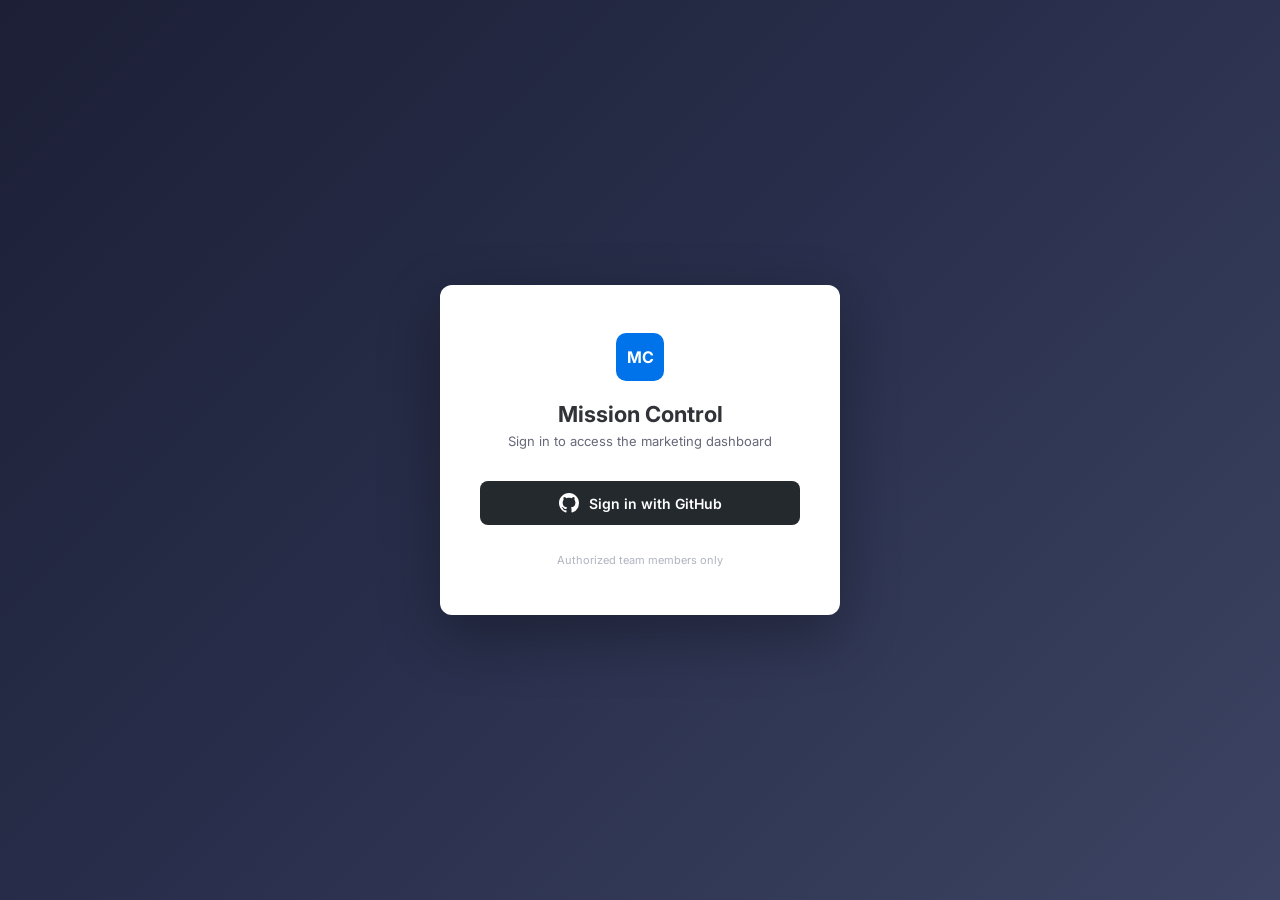
<file: static/login.html>
<!DOCTYPE html>
<html lang="en">
<head>
    <meta charset="UTF-8">
    <meta name="viewport" content="width=device-width, initial-scale=1.0">
    <title>Login — Mission Control</title>
    <link rel="preconnect" href="https://fonts.googleapis.com">
    <link rel="preconnect" href="https://fonts.gstatic.com" crossorigin>
    <link href="https://fonts.googleapis.com/css2?family=Inter:wght@300;400;500;600;700&display=swap" rel="stylesheet">
    <link rel="icon" href="data:image/svg+xml,<svg xmlns='http://www.w3.org/2000/svg' viewBox='0 0 32 32'><rect width='32' height='32' rx='4' fill='%230073EA'/><text x='16' y='22' font-family='Inter,sans-serif' font-size='14' font-weight='700' fill='white' text-anchor='middle'>MC</text></svg>">
    <style>
        * { margin: 0; padding: 0; box-sizing: border-box; }
        body {
            font-family: 'Inter', -apple-system, BlinkMacSystemFont, sans-serif;
            min-height: 100vh;
            display: flex;
            align-items: center;
            justify-content: center;
            background: linear-gradient(135deg, #1C1F35 0%, #292F4C 50%, #3D4463 100%);
        }
        .login-card {
            background: white;
            border-radius: 12px;
            padding: 48px 40px;
            width: 100%;
            max-width: 400px;
            box-shadow: 0 20px 60px rgba(0, 0, 0, 0.3);
            text-align: center;
        }
        .logo {
            width: 48px;
            height: 48px;
            background: #0073EA;
            border-radius: 10px;
            display: inline-flex;
            align-items: center;
            justify-content: center;
            margin-bottom: 20px;
        }
        .logo span {
            font-size: 16px;
            font-weight: 700;
            color: white;
        }
        h1 {
            font-size: 22px;
            font-weight: 700;
            color: #323338;
            margin-bottom: 6px;
        }
        .subtitle {
            font-size: 13px;
            color: #676879;
            margin-bottom: 32px;
        }
        .github-btn {
            display: inline-flex;
            align-items: center;
            gap: 10px;
            background: #24292e;
            color: white;
            border: none;
            border-radius: 8px;
            padding: 12px 28px;
            font-size: 14px;
            font-weight: 600;
            font-family: inherit;
            cursor: pointer;
            text-decoration: none;
            transition: background 0.15s;
            width: 100%;
            justify-content: center;
        }
        .github-btn:hover { background: #1a1e22; }
        .github-btn svg { width: 20px; height: 20px; }
        .error-msg {
            background: #FFF0F0;
            border: 1px solid #FFD4D4;
            color: #C4314B;
            font-size: 13px;
            padding: 10px 14px;
            border-radius: 6px;
            margin-bottom: 20px;
            display: none;
        }
        .footer {
            margin-top: 28px;
            font-size: 11px;
            color: #B0B4C0;
        }
    </style>
</head>
<body>
    <div class="login-card">
        <div class="logo"><span>MC</span></div>
        <h1>Mission Control</h1>
        <p class="subtitle">Sign in to access the marketing dashboard</p>

        <div class="error-msg" id="error-msg"></div>

        <a href="/auth/login" class="github-btn">
            <svg viewBox="0 0 24 24" fill="currentColor">
                <path d="M12 0C5.37 0 0 5.37 0 12c0 5.31 3.435 9.795 8.205 11.385.6.105.825-.255.825-.57 0-.285-.015-1.23-.015-2.235-3.015.555-3.795-.735-4.035-1.41-.135-.345-.72-1.41-1.23-1.695-.42-.225-1.02-.78-.015-.795.945-.015 1.62.87 1.845 1.23 1.08 1.815 2.805 1.305 3.495.99.105-.78.42-1.305.765-1.605-2.67-.3-5.46-1.335-5.46-5.925 0-1.305.465-2.385 1.23-3.225-.12-.3-.54-1.53.12-3.18 0 0 1.005-.315 3.3 1.23.96-.27 1.98-.405 3-.405s2.04.135 3 .405c2.295-1.56 3.3-1.23 3.3-1.23.66 1.65.24 2.88.12 3.18.765.84 1.23 1.905 1.23 3.225 0 4.605-2.805 5.625-5.475 5.925.435.375.81 1.095.81 2.22 0 1.605-.015 2.895-.015 3.3 0 .315.225.69.825.57A12.02 12.02 0 0024 12c0-6.63-5.37-12-12-12z"/>
            </svg>
            Sign in with GitHub
        </a>

        <p class="footer">Authorized team members only</p>
    </div>

    <script>
        const params = new URLSearchParams(window.location.search);
        const error = params.get('error');
        if (error) {
            const el = document.getElementById('error-msg');
            const msgs = {
                not_allowed: 'Your GitHub account is not authorized. Contact your admin.',
                token_failed: 'GitHub authentication failed. Please try again.',
                user_failed: 'Could not retrieve your GitHub profile. Please try again.',
                no_code: 'Authentication was cancelled. Please try again.',
                no_token: 'GitHub did not return an access token. Please try again.',
            };
            el.textContent = msgs[error] || 'Login failed. Please try again.';
            el.style.display = 'block';
        }
    </script>
</body>
</html>
</file>
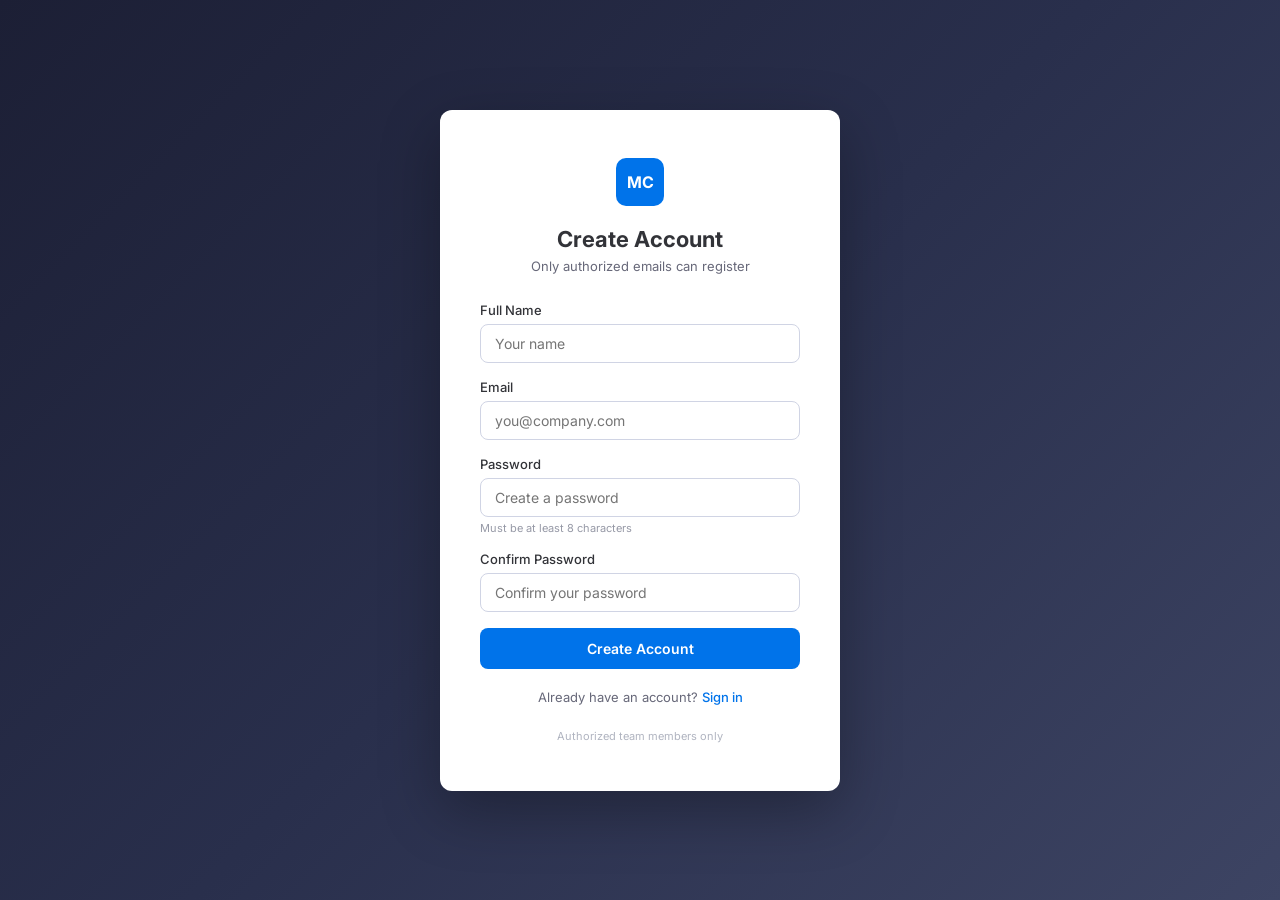
<file: static/register.html>
<!DOCTYPE html>
<html lang="en">
<head>
    <meta charset="UTF-8">
    <meta name="viewport" content="width=device-width, initial-scale=1.0">
    <title>Create Account — Mission Control</title>
    <link rel="preconnect" href="https://fonts.googleapis.com">
    <link rel="preconnect" href="https://fonts.gstatic.com" crossorigin>
    <link href="https://fonts.googleapis.com/css2?family=Inter:wght@300;400;500;600;700&display=swap" rel="stylesheet">
    <link rel="icon" href="data:image/svg+xml,<svg xmlns='http://www.w3.org/2000/svg' viewBox='0 0 32 32'><rect width='32' height='32' rx='4' fill='%230073EA'/><text x='16' y='22' font-family='Inter,sans-serif' font-size='14' font-weight='700' fill='white' text-anchor='middle'>MC</text></svg>">
    <style>
        * { margin: 0; padding: 0; box-sizing: border-box; }
        body {
            font-family: 'Inter', -apple-system, BlinkMacSystemFont, sans-serif;
            min-height: 100vh;
            display: flex;
            align-items: center;
            justify-content: center;
            background: linear-gradient(135deg, #1C1F35 0%, #292F4C 50%, #3D4463 100%);
        }
        .login-card {
            background: white;
            border-radius: 12px;
            padding: 48px 40px;
            width: 100%;
            max-width: 400px;
            box-shadow: 0 20px 60px rgba(0, 0, 0, 0.3);
            text-align: center;
        }
        .logo {
            width: 48px;
            height: 48px;
            background: #0073EA;
            border-radius: 10px;
            display: inline-flex;
            align-items: center;
            justify-content: center;
            margin-bottom: 20px;
        }
        .logo span {
            font-size: 16px;
            font-weight: 700;
            color: white;
        }
        h1 {
            font-size: 22px;
            font-weight: 700;
            color: #323338;
            margin-bottom: 6px;
        }
        .subtitle {
            font-size: 13px;
            color: #676879;
            margin-bottom: 28px;
        }
        .form-group {
            text-align: left;
            margin-bottom: 16px;
        }
        .form-group label {
            display: block;
            font-size: 13px;
            font-weight: 500;
            color: #323338;
            margin-bottom: 6px;
        }
        .form-group input {
            width: 100%;
            padding: 10px 14px;
            border: 1px solid #D0D4E4;
            border-radius: 8px;
            font-size: 14px;
            font-family: inherit;
            color: #323338;
            transition: border-color 0.15s;
        }
        .form-group input:focus {
            outline: none;
            border-color: #0073EA;
            box-shadow: 0 0 0 3px rgba(0, 115, 234, 0.1);
        }
        .register-btn {
            display: flex;
            align-items: center;
            gap: 10px;
            background: #0073EA;
            color: white;
            border: none;
            border-radius: 8px;
            padding: 12px 28px;
            font-size: 14px;
            font-weight: 600;
            font-family: inherit;
            cursor: pointer;
            width: 100%;
            justify-content: center;
            transition: background 0.15s;
            margin-top: 4px;
        }
        .register-btn:hover { background: #0060C2; }
        .register-btn:disabled { background: #B0B4C0; cursor: not-allowed; }
        .error-msg {
            background: #FFF0F0;
            border: 1px solid #FFD4D4;
            color: #C4314B;
            font-size: 13px;
            padding: 10px 14px;
            border-radius: 6px;
            margin-bottom: 20px;
            display: none;
        }
        .success-msg {
            background: #F0FFF4;
            border: 1px solid #C6F6D5;
            color: #276749;
            font-size: 13px;
            padding: 10px 14px;
            border-radius: 6px;
            margin-bottom: 20px;
            display: none;
        }
        .login-link {
            margin-top: 20px;
            font-size: 13px;
            color: #676879;
        }
        .login-link a {
            color: #0073EA;
            text-decoration: none;
            font-weight: 500;
        }
        .login-link a:hover {
            text-decoration: underline;
        }
        .pw-hint {
            font-size: 11px;
            color: #9699A6;
            margin-top: 4px;
            text-align: left;
        }
        .footer {
            margin-top: 24px;
            font-size: 11px;
            color: #B0B4C0;
        }
    </style>
</head>
<body>
    <div class="login-card">
        <div class="logo"><span>MC</span></div>
        <h1>Create Account</h1>
        <p class="subtitle">Only authorized emails can register</p>

        <div class="error-msg" id="error-msg"></div>
        <div class="success-msg" id="success-msg"></div>

        <form id="register-form" onsubmit="return handleRegister(event)">
            <div class="form-group">
                <label for="name">Full Name</label>
                <input type="text" id="name" name="name" placeholder="Your name" autocomplete="name">
            </div>
            <div class="form-group">
                <label for="email">Email</label>
                <input type="email" id="email" name="email" placeholder="you@company.com" required autocomplete="email">
            </div>
            <div class="form-group">
                <label for="password">Password</label>
                <input type="password" id="password" name="password" placeholder="Create a password" required autocomplete="new-password" minlength="8">
                <p class="pw-hint">Must be at least 8 characters</p>
            </div>
            <div class="form-group">
                <label for="password-confirm">Confirm Password</label>
                <input type="password" id="password-confirm" name="password-confirm" placeholder="Confirm your password" required autocomplete="new-password">
            </div>
            <button type="submit" class="register-btn" id="register-btn">Create Account</button>
        </form>

        <p class="login-link">Already have an account? <a href="/auth/login-page">Sign in</a></p>

        <p class="footer">Authorized team members only</p>
    </div>

    <script>
        function showError(msg) {
            const el = document.getElementById('error-msg');
            el.textContent = msg;
            el.style.display = 'block';
            document.getElementById('success-msg').style.display = 'none';
        }

        async function handleRegister(e) {
            e.preventDefault();
            const btn = document.getElementById('register-btn');
            const name = document.getElementById('name').value.trim();
            const email = document.getElementById('email').value.trim();
            const password = document.getElementById('password').value;
            const confirm = document.getElementById('password-confirm').value;

            if (!email || !password) return;

            if (password !== confirm) {
                showError('Passwords do not match.');
                return;
            }

            if (password.length < 8) {
                showError('Password must be at least 8 characters.');
                return;
            }

            btn.disabled = true;
            btn.textContent = 'Creating account...';
            document.getElementById('error-msg').style.display = 'none';

            try {
                const resp = await fetch('/auth/register', {
                    method: 'POST',
                    headers: { 'Content-Type': 'application/json' },
                    body: JSON.stringify({ email, password, name }),
                });

                const data = await resp.json();
                if (resp.ok && data.success) {
                    window.location.href = '/';
                } else {
                    showError(data.error || 'Registration failed. Please try again.');
                    btn.disabled = false;
                    btn.textContent = 'Create Account';
                }
            } catch (err) {
                showError('Network error. Please try again.');
                btn.disabled = false;
                btn.textContent = 'Create Account';
            }
        }
    </script>
</body>
</html>
</file>
